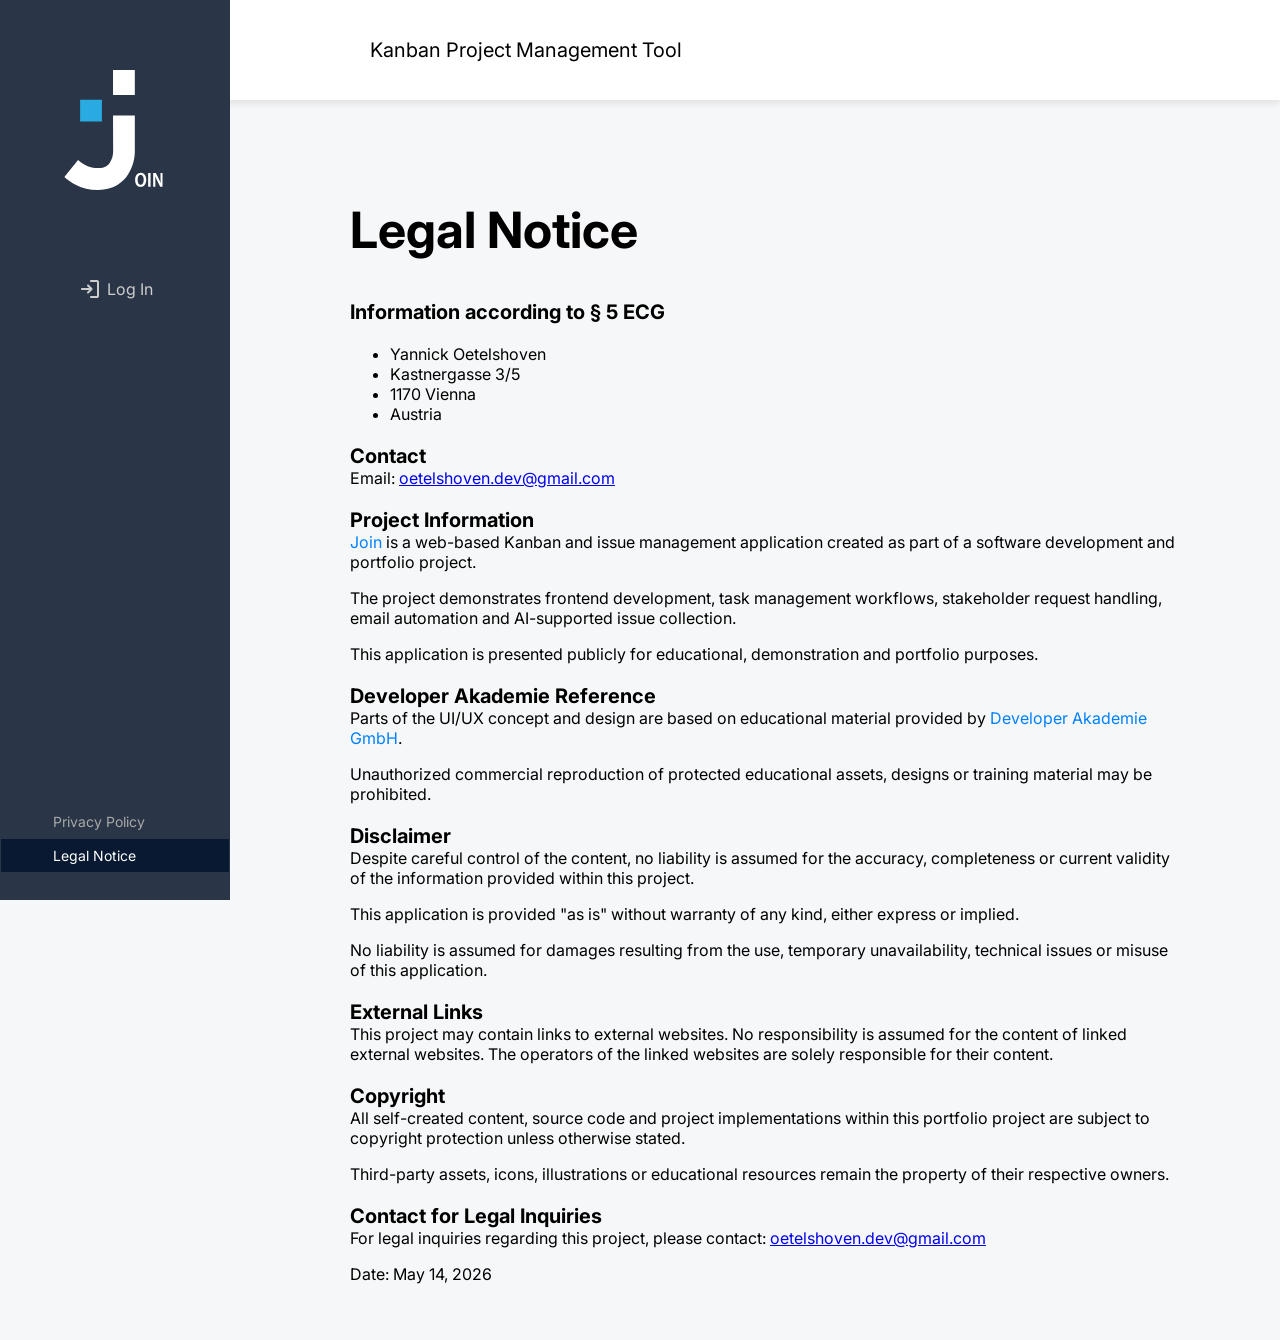
<file: pages/legal-notice-external.html>
<!DOCTYPE html>
<html lang="en">

<head>
    <meta charset="UTF-8">
    <meta name="viewport" content="width=device-width, initial-scale=1.0">
    <title>Legal Notice</title>

    <link rel="stylesheet" href="../css/components.css">
    <link rel="stylesheet" href="../css/fonts.css">
    <link rel="stylesheet" href="../css/pages/legal.css">
    <link rel="stylesheet" href="../css/global.css">
    <link rel="stylesheet" href="../css/layout.css">
    <link rel="stylesheet" href="../css/responsive.css">
    <link rel="shortcut icon" href="../assets/icon/Capa 1.svg" type="image/x-icon">
    <script src="../scripts/pages/header.js" defer></script>

</head>

<body class="external-view" onload="applyHeaderProfileInitials()" onclick="closeMenu()">
    <header>
        <div class="responsive-header-line">
            <p class="header-line">Kanban Project Management Tool</p>
            <div class="button-icon"></div>
        </div>
        <div class="header-right block">
            <a href="./help.html">
                <img class="header-help-icon" src="../assets/icon/help.svg" alt="Help-Icon" />
            </a>
            <div class="dropdown">
                <button id="myBtn" class="header-user-circle dropbtn"
                    onclick="openMenu(); event.stopPropagation()"></button>
                <div id="myDropdown" class="dropdown-content d_none">
                    <a href="./help.html" class="show-responsive text-align-center">Help</a>
                    <a href="./legal-notice.html" class="text-align-center">Legal Notice</a>
                    <a href="./privacy-policy.html" class="text-align-center">Privacy Policy</a>
                    <a href="../index.html" onclick="return logOutUser(event)" class="text-align-center">Log out</a>
                </div>
            </div>
        </div>
        </div>
        </div>
    </header>

    <aside>
        <div>
            <img class="logo-icon" src="../assets/icon/Join logo vector.svg" alt="Logo" />
        </div>

        <section class="sidebar-top">
            <table class="sidebar-top">
                <tr class="menu">
                    <td>
                        <a href="../index.html" class="is-active">
                            <img src="../assets/icon/login.svg" class="summary-icon icon" alt="Summary-Icon" />
                            <span>Log In</span>
                        </a>
                    </td>
                </tr>

            </table>
        </section>

        <section class="sidebar-bottom">
            <table>
                <tr class="menu-bottom padding-bottom">
                    <td><a href="./privacy-policy-external.html"><span>Privacy Policy</span></a></td>
                </tr>
                <tr class="menu-bottom">
                    <td><a href="./legal-notice-external.html" class="is-active"><span>Legal Notice</span></a></td>
                </tr>
            </table>
        </section>
    </aside>

    <main class="legal-main">
        <div class="content-limit">
            <div>
                <h1>Legal Notice</h1>
                <br>

                <h3 class="font-size20">Information according to § 5 ECG</h3>

                <ul class="contact">
                    <li>Yannick Oetelshoven</li>
                    <li>Kastnergasse 3/5</li>
                    <li>1170 Vienna</li>
                    <li>Austria</li>
                </ul>

                <h3 class="h-class">Contact</h3>

                <p class="p-class">
                    Email:
                    <a href="mailto:oetelshoven.dev@gmail.com">
                        oetelshoven.dev@gmail.com
                    </a>
                </p>

                <h3 class="h-class">Project Information</h3>

                <p class="p-class">
                    <span class="join">Join</span> is a web-based Kanban and issue management application created as
                    part of a software development and portfolio project.
                </p>

                <p class="p-class">
                    The project demonstrates frontend development, task management workflows, stakeholder request
                    handling, email automation and AI-supported issue collection.
                </p>

                <p class="p-class">
                    This application is presented publicly for educational, demonstration and portfolio purposes.
                </p>

                <h3 class="h-class">Developer Akademie Reference</h3>

                <p class="p-class">
                    Parts of the UI/UX concept and design are based on educational material provided by
                    <span class="join">Developer Akademie GmbH</span>.
                </p>

                <p class="p-class">
                    Unauthorized commercial reproduction of protected educational assets, designs or training material
                    may be prohibited.
                </p>

                <h3 class="h-class">Disclaimer</h3>

                <p class="p-class">
                    Despite careful control of the content, no liability is assumed for the accuracy, completeness or
                    current validity of the information provided within this project.
                </p>

                <p class="p-class">
                    This application is provided "as is" without warranty of any kind, either express or implied.
                </p>

                <p class="p-class">
                    No liability is assumed for damages resulting from the use, temporary unavailability, technical
                    issues or misuse of this application.
                </p>

                <h3 class="h-class">External Links</h3>

                <p class="p-class">
                    This project may contain links to external websites. No responsibility is assumed for the content of
                    linked external websites. The operators of the linked websites are solely responsible for their
                    content.
                </p>

                <h3 class="h-class">Copyright</h3>

                <p class="p-class">
                    All self-created content, source code and project implementations within this portfolio project are
                    subject to copyright protection unless otherwise stated.
                </p>

                <p class="p-class">
                    Third-party assets, icons, illustrations or educational resources remain the property of their
                    respective owners.
                </p>

                <h3 class="h-class">Contact for Legal Inquiries</h3>

                <p class="p-class">
                    For legal inquiries regarding this project, please contact:
                    <a href="mailto:oetelshoven.dev@gmail.com">
                        oetelshoven.dev@gmail.com
                    </a>
                </p>

                <p>Date: May 14, 2026</p>
            </div>
        </div>
    </main>

    <footer>
        <section class="responsive-footer">
            <a href="../index.html">
                <img src="../assets/icon/login.svg" class="responsive-task-icon" alt="Log in" />
                <span class="responsive-menu">Log In</span>
            </a>
            <a href="./privacy-policy-external.html">
                <span class="responsive-menu">Privacy Policy</span>
            </a>
            <a href="./legal-notice-external.html" class="is-active">
                <span class="responsive-menu">Legal Notice</span>
            </a>
        </section>
    </footer>

</body>

</html>
</file>
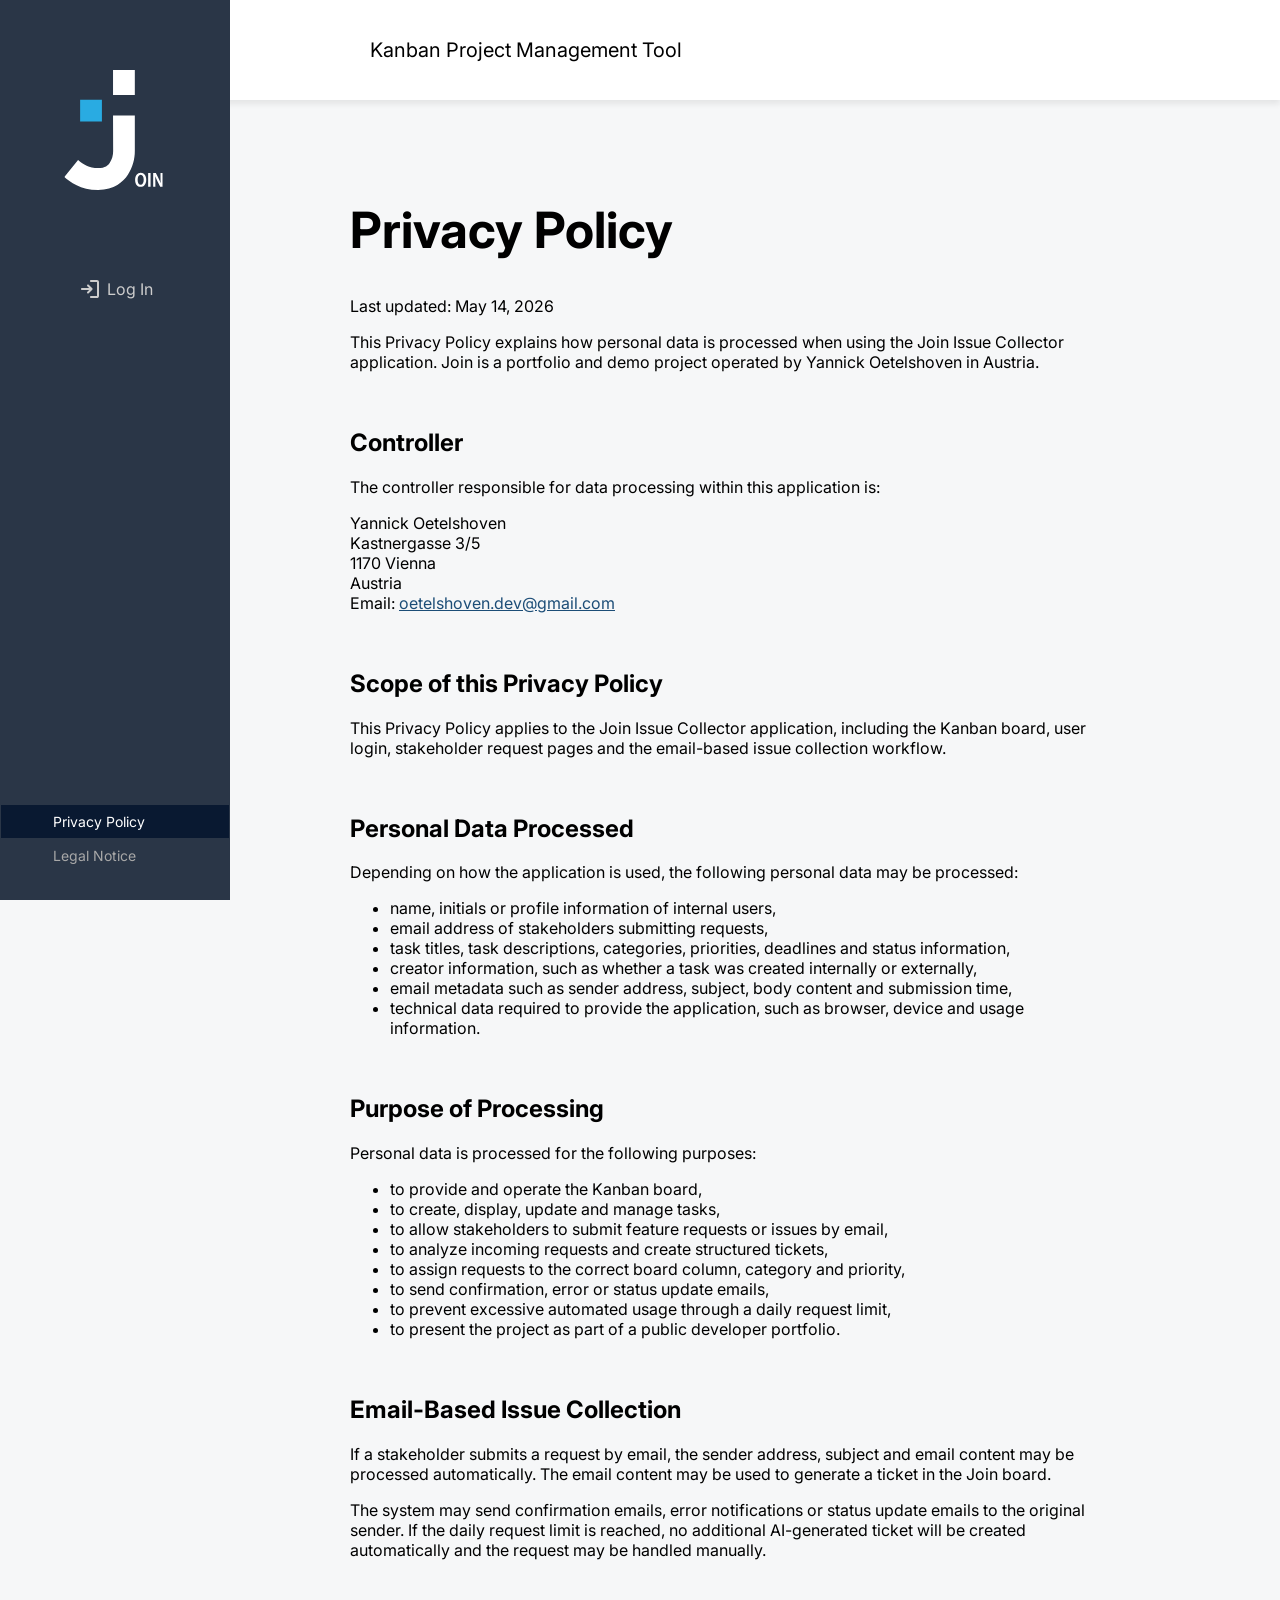
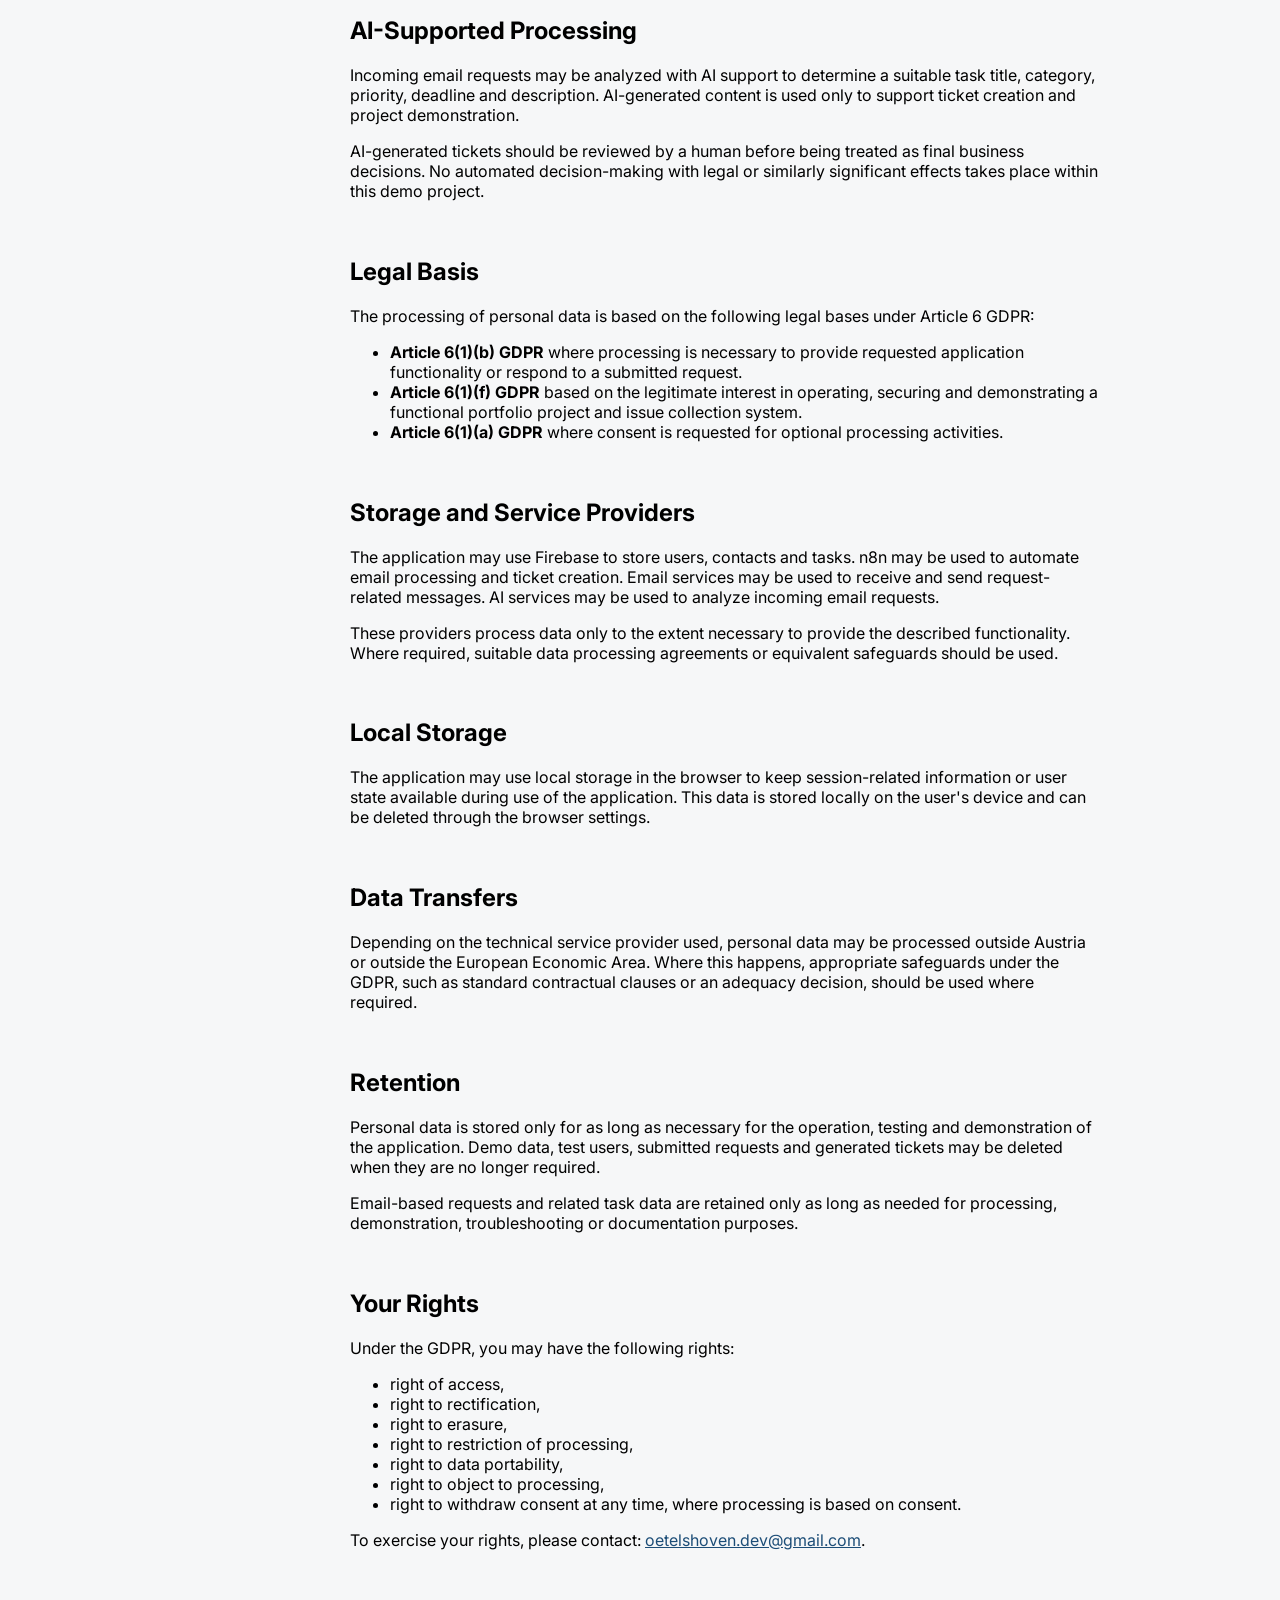
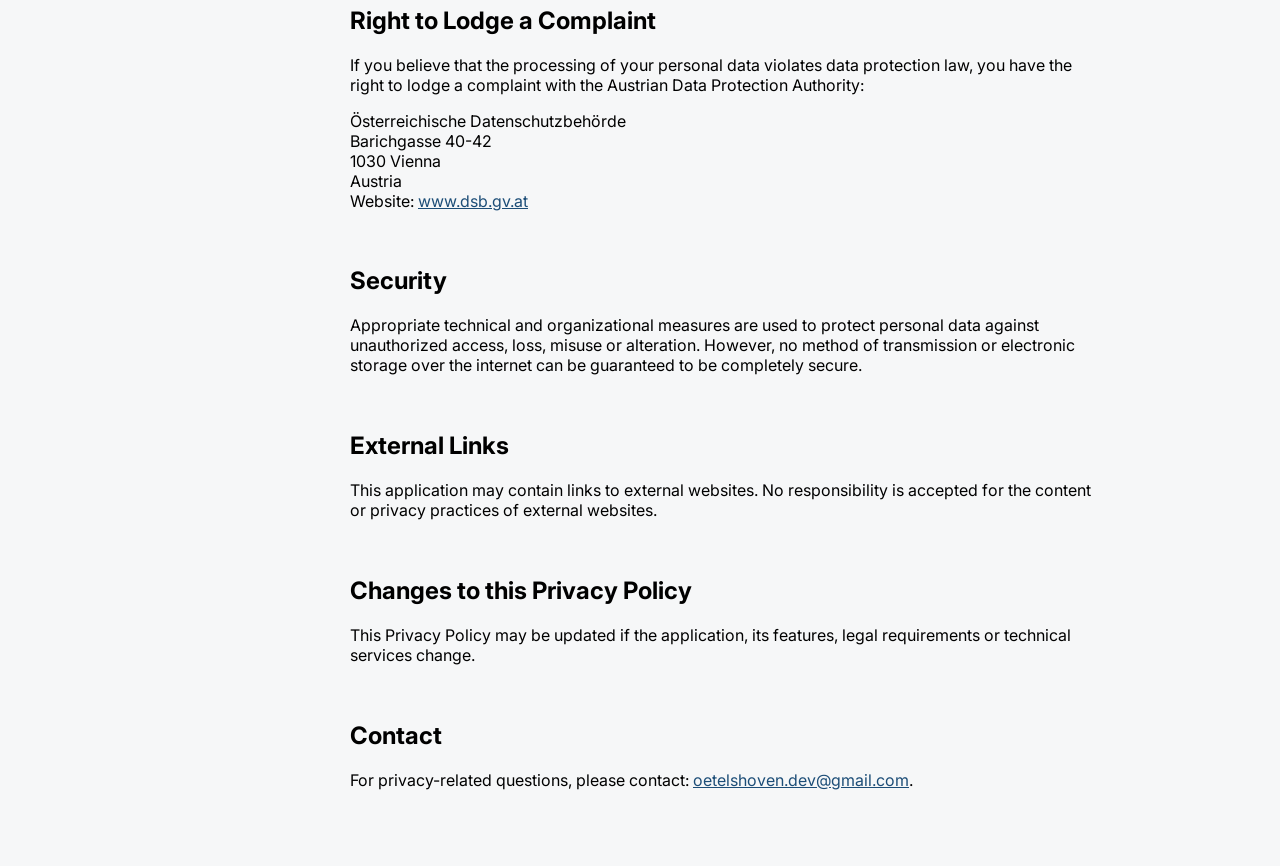
<file: pages/privacy-policy-external.html>
<!DOCTYPE html>
<html lang="en">

<head>
    <meta charset="UTF-8">
    <meta name="viewport" content="width=device-width, initial-scale=1.0">
    <title>Privacy-Policy</title>
    <link rel="shortcut icon" href="../assets/icon/Capa 1.svg" type="image/x-icon">

    <link rel="stylesheet" href="../css/components.css">
    <link rel="stylesheet" href="../css/fonts.css">
    <link rel="stylesheet" href="../css/global.css">
    <link rel="stylesheet" href="../css/layout.css">
    <link rel="stylesheet" href="../css/responsive.css">
    <link rel="stylesheet" href="../css/pages/legal.css">
    <link rel="shortcut icon" href="../assets/icon/Capa 1.svg" type="image/x-icon">
    <script src="../scripts/pages/signup.js" defer></script>
    <script src="../scripts/pages/header.js" defer></script>

</head>

<body class="external-view" onload="applyHeaderProfileInitials()" onclick="closeMenu()">
    <header>
        <div class="responsive-header-line">
            <p class="header-line">Kanban Project Management Tool</p>
            <div class="button-icon"></div>
        </div>
        <div class="header-right block">
            <a href="./help.html">
                <img class="header-help-icon" src="../assets/icon/help.svg" alt="Help-Icon" />
            </a>
            <div class="dropdown">
                <button id="myBtn" class="header-user-circle dropbtn"
                    onclick="openMenu(); event.stopPropagation()"></button>
                <div id="myDropdown" class="dropdown-content d_none">
                    <a href="./help.html" class="show-responsive text-align-center">Help</a>
                    <a href="./legal-notice.html" class="text-align-center">Legal Notice</a>
                    <a href="./privacy-policy.html" class="text-align-center">Privacy Policy</a>
                    <a href="../index.html" onclick="return logOutUser(event)" class="text-align-center">Log out</a>
                </div>
            </div>
        </div>
        </div>
        </div>
    </header>

    <aside>
        <div>
            <img class="logo-icon" src="../assets/icon/Join logo vector.svg" alt="Logo" />
        </div>

        <section class="sidebar-top">
            <table class="sidebar-top">
                <tr class="menu">
                    <td>
                        <a href="../index.html" class="is-active">
                            <img src="../assets/icon/login.svg" class="summary-icon icon" alt="Summary-Icon" />
                            <span>Log In</span>
                        </a>
                    </td>
                </tr>
            </table>
        </section>

        <section class="sidebar-bottom">
            <table>
                <tr class="menu-bottom padding-bottom">
                    <td><a href="./privacy-policy-external.html" class="is-active"><span>Privacy Policy</span></a></td>
                </tr>
                <tr class="menu-bottom">
                    <td><a href="./legal-notice-external.html"><span>Legal Notice</span></a></td>
                </tr>
            </table>
        </section>
    </aside>


    <main class="main-privacy">
        <div class="content-limit">
            <div class="privacy-wrapper">
                <div class="privacy-headline">
                    <h1>Privacy Policy</h1>
                </div>
                <br>

                <p>Last updated: May 14, 2026</p>

                <p>
                    This Privacy Policy explains how personal data is processed when using the Join Issue Collector
                    application. Join is a portfolio and demo project operated by Yannick Oetelshoven in Austria.
                </p>

                <br>
                <h2>Controller</h2>
                <p>The controller responsible for data processing within this application is:</p>
                <p>
                    Yannick Oetelshoven<br>
                    Kastnergasse 3/5<br>
                    1170 Vienna<br>
                    Austria<br>
                    Email: <a class="link"
                        href="mailto:oetelshoven.dev@gmail.com">oetelshoven.dev@gmail.com</a>
                </p>

                <br>
                <h2>Scope of this Privacy Policy</h2>
                <p>
                    This Privacy Policy applies to the Join Issue Collector application, including the Kanban board,
                    user login, stakeholder request pages and the email-based issue collection workflow.
                </p>

                <br>
                <h2>Personal Data Processed</h2>
                <p>Depending on how the application is used, the following personal data may be processed:</p>
                <ul>
                    <li>name, initials or profile information of internal users,</li>
                    <li>email address of stakeholders submitting requests,</li>
                    <li>task titles, task descriptions, categories, priorities, deadlines and status information,</li>
                    <li>creator information, such as whether a task was created internally or externally,</li>
                    <li>email metadata such as sender address, subject, body content and submission time,</li>
                    <li>technical data required to provide the application, such as browser, device and usage
                        information.</li>
                </ul>

                <br>
                <h2>Purpose of Processing</h2>
                <p>Personal data is processed for the following purposes:</p>
                <ul>
                    <li>to provide and operate the Kanban board,</li>
                    <li>to create, display, update and manage tasks,</li>
                    <li>to allow stakeholders to submit feature requests or issues by email,</li>
                    <li>to analyze incoming requests and create structured tickets,</li>
                    <li>to assign requests to the correct board column, category and priority,</li>
                    <li>to send confirmation, error or status update emails,</li>
                    <li>to prevent excessive automated usage through a daily request limit,</li>
                    <li>to present the project as part of a public developer portfolio.</li>
                </ul>

                <br>
                <h2>Email-Based Issue Collection</h2>
                <p>
                    If a stakeholder submits a request by email, the sender address, subject and email content may be
                    processed automatically. The email content may be used to generate a ticket in the Join board.
                </p>
                <p>
                    The system may send confirmation emails, error notifications or status update emails to the original
                    sender. If the daily request limit is reached, no additional AI-generated ticket will be created
                    automatically and the request may be handled manually.
                </p>

                <br>
                <h2>AI-Supported Processing</h2>
                <p>
                    Incoming email requests may be analyzed with AI support to determine a suitable task title, category,
                    priority, deadline and description. AI-generated content is used only to support ticket creation and
                    project demonstration.
                </p>
                <p>
                    AI-generated tickets should be reviewed by a human before being treated as final business decisions.
                    No automated decision-making with legal or similarly significant effects takes place within this
                    demo project.
                </p>

                <br>
                <h2>Legal Basis</h2>
                <p>The processing of personal data is based on the following legal bases under Article 6 GDPR:</p>
                <ul>
                    <li>
                        <strong>Article 6(1)(b) GDPR</strong> where processing is necessary to provide requested
                        application functionality or respond to a submitted request.
                    </li>
                    <li>
                        <strong>Article 6(1)(f) GDPR</strong> based on the legitimate interest in operating, securing
                        and demonstrating a functional portfolio project and issue collection system.
                    </li>
                    <li>
                        <strong>Article 6(1)(a) GDPR</strong> where consent is requested for optional processing
                        activities.
                    </li>
                </ul>

                <br>
                <h2>Storage and Service Providers</h2>
                <p>
                    The application may use Firebase to store users, contacts and tasks. n8n may be used to automate
                    email processing and ticket creation. Email services may be used to receive and send request-related
                    messages. AI services may be used to analyze incoming email requests.
                </p>
                <p>
                    These providers process data only to the extent necessary to provide the described functionality.
                    Where required, suitable data processing agreements or equivalent safeguards should be used.
                </p>

                <br>
                <h2>Local Storage</h2>
                <p>
                    The application may use local storage in the browser to keep session-related information or user
                    state available during use of the application. This data is stored locally on the user's device and
                    can be deleted through the browser settings.
                </p>

                <br>
                <h2>Data Transfers</h2>
                <p>
                    Depending on the technical service provider used, personal data may be processed outside Austria or
                    outside the European Economic Area. Where this happens, appropriate safeguards under the GDPR, such
                    as standard contractual clauses or an adequacy decision, should be used where required.
                </p>

                <br>
                <h2>Retention</h2>
                <p>
                    Personal data is stored only for as long as necessary for the operation, testing and demonstration
                    of the application. Demo data, test users, submitted requests and generated tickets may be deleted
                    when they are no longer required.
                </p>
                <p>
                    Email-based requests and related task data are retained only as long as needed for processing,
                    demonstration, troubleshooting or documentation purposes.
                </p>

                <br>
                <h2>Your Rights</h2>
                <p>Under the GDPR, you may have the following rights:</p>
                <ul>
                    <li>right of access,</li>
                    <li>right to rectification,</li>
                    <li>right to erasure,</li>
                    <li>right to restriction of processing,</li>
                    <li>right to data portability,</li>
                    <li>right to object to processing,</li>
                    <li>right to withdraw consent at any time, where processing is based on consent.</li>
                </ul>
                <p>
                    To exercise your rights, please contact:
                    <a class="link" href="mailto:oetelshoven.dev@gmail.com">oetelshoven.dev@gmail.com</a>.
                </p>

                <br>
                <h2>Right to Lodge a Complaint</h2>
                <p>
                    If you believe that the processing of your personal data violates data protection law, you have the
                    right to lodge a complaint with the Austrian Data Protection Authority:
                </p>
                <p>
                    Österreichische Datenschutzbehörde<br>
                    Barichgasse 40-42<br>
                    1030 Vienna<br>
                    Austria<br>
                    Website: <a class="link" href="https://www.dsb.gv.at/" target="_blank"
                        rel="noopener">www.dsb.gv.at</a>
                </p>

                <br>
                <h2>Security</h2>
                <p>
                    Appropriate technical and organizational measures are used to protect personal data against
                    unauthorized access, loss, misuse or alteration. However, no method of transmission or electronic
                    storage over the internet can be guaranteed to be completely secure.
                </p>

                <br>
                <h2>External Links</h2>
                <p>
                    This application may contain links to external websites. No responsibility is accepted for the
                    content or privacy practices of external websites.
                </p>

                <br>
                <h2>Changes to this Privacy Policy</h2>
                <p>
                    This Privacy Policy may be updated if the application, its features, legal requirements or technical
                    services change.
                </p>

                <br>
                <h2>Contact</h2>
                <p>
                    For privacy-related questions, please contact:
                    <a class="link" href="mailto:oetelshoven.dev@gmail.com">oetelshoven.dev@gmail.com</a>.
                </p>
                <br>
            </div>
        </div>
        </div>
    </main>

    <footer>
        <section class="responsive-footer">
            <a href="../index.html">
                <img src="../assets/icon/login.svg" class="responsive-task-icon" alt="Log in" />
                <span class="responsive-menu">Log In</span>
            </a>
            <a href="./privacy-policy-external.html" class="is-active">
                <span class="responsive-menu">Privacy Policy</span>
            </a>
            <a href="./legal-notice-external.html">
                <span class="responsive-menu">Legal Notice</span>
            </a>
        </section>
    </footer>

</body>

</html>
</file>
<file: css/components.css>
.link-button {
	background: transparent;
	border: none;
	color: #2a3647;
	cursor: pointer;
	padding: 8px 10px;
	border-radius: 8px;
	transition: background 100ms ease, transform 100ms ease;
}

.link-button:hover {
	background: #f6f7f8;
	transform: translateY(-1px);
}

.button-primary,
.button-ghost {
	height: 44px;
	border-radius: 10px;
	padding: 0 16px;
	cursor: pointer;
	transition: transform 100ms ease, filter 100ms ease, background 100ms ease;
	font-size: 16px;
}

.button-primary {
	background: #2a3647;
	color: #ffffff;
	border: none;
}

.button-primary:hover {
	transform: translateY(-1px);
	filter: brightness(1.06);
}

.button-ghost {
	background: #ffffff;
	border: 1px solid #d1d1d1;
	color: #2a3647;
}

.button-ghost:hover {
	transform: translateY(-1px);
	filter: brightness(1.02);
}
</file>
<file: css/fonts.css>
@font-face {
  font-family: "Inter";
  src: url("../assets/fonts/Inter-VariableFont_opsz,wght.ttf") format("truetype");
  font-weight: 100 900;
  font-style: normal;
  font-display: swap;
}

@font-face {
  font-family: "Inter";
  src: url("../assets/fonts/Inter-Italic-VariableFont_opsz,wght.ttf") format("truetype");
  font-weight: 100 900;
  font-style: italic;
  font-display: swap;
}

@font-face {
  font-family: "Oper";
  src: url("../assets/fonts/OpenSans-Italic-VariableFont_wdth\,wght.ttf") format("truetype");
  font-weight: 100 900;
  font-style: italic;
  font-display: swap;
}

@font-face {
  font-family: "Oper";
  src: url("../assets/fonts/OpenSans-VariableFont_wdth\,wght.ttf") format("truetype");
  font-weight: 100 900;
  font-style: normal;
  font-display: swap;
}
</file>
<file: css/pages/legal.css>
.main-privacy {
    background-color: #f6f7f8;
    ;
    padding-left: 350px;
    padding-top: 100px;
    min-height: 100vh;
    height: auto;
    overflow: auto;
    box-sizing: border-box;
    padding-bottom: 40px;
    padding-right: 5px;
}

h1 {
    font-weight: 700;
    font-size: 50px;
    margin-block-start: 0;
    margin-block-end: 0;
}

.link {
    color: #1c4d77;
}

.legal-main {
    background-color: #f6f7f8;
    ;
    padding-left: 350px;
    padding-top: 100px;
    min-height: 100vh;
    height: auto;
    overflow: auto;
    box-sizing: border-box;
    padding-bottom: 40px;
    padding-right: 5px;
}

.join {
    color: rgb(0, 128, 255);
}

.h-class {
    margin-block-end: 0;
    font-size: 20px;
}

.p-class {
    margin-block-start: 0;
}

.font-size20 {
    font-size: 20px;
}

.external-view .block {
    display: none !important;
}

.external-view .privacy-wrapper {
    width: 90% !important;
}

.external-view .content-limit {
    width: 90% !important;
}

@media (max-width: 768px) {
    .main-privacy,
    .legal-main {
        padding-left: 0;
        padding-top: 0;
        padding-bottom: 80px;
    }
}
</file>
<file: css/global.css>
html,
body {
    font-family: "Inter", system-ui, -apple-system, "Segoe UI", Roboto, Arial, sans-serif;
}

body {
    margin: 0;
    scroll-behavior: smooth;
}

.hidden {
    display: none !important;
}

.content-limit {
    width: 100%;
    max-width: 1440px;
    margin-left: 0;
    background-color: #f6f7f8;
}

button,
.btn,
.button-primary,
.button-ghost,
.link-button,
[role="button"] {
    cursor: pointer;
}
</file>
<file: css/layout.css>
aside {
	background-color: #2a3647;
	position: fixed;
	width: 230px;
	height: 100vh;
	display: flex;
	flex-direction: column;
	font-weight: 400;
	top: 0;
	left: 0;
	overflow: hidden;
}

header {
	display: flex;
	justify-content: space-between;
	height: 100px;
	background-color: white;
	align-items: center;
	padding-left: 250px;
	box-shadow: 0 4px 6px rgba(0, 0, 0, 0.08);
	position: relative;
}

.sidebar-top {
	display: flex;
	flex-direction: column;
	align-items: center;
	color: #cdcdcd;
	font-size: 16px;
}

.sidebar-bottom {
	display: flex;
	flex-direction: column;
	align-items: stretch;
	margin-top: auto;
	padding-top: 0;
	padding-bottom: 28px;
}

.sidebar-bottom table {
	width: 100%;
	border-collapse: collapse;
}

.sidebar-bottom a {
	display: block;
	width: 100%;
	box-sizing: border-box;
	text-decoration: none;
	color: #a8a8a8;
	font-size: 14px;
	font-family: "Inter", sans-serif;
	padding: 8px 0 8px 52px;
	transition: color 120ms ease, background-color 120ms ease;
}

.sidebar-bottom a:hover {
	color: #29abe2;
	background-color: rgba(255, 255, 255, 0.08);
}

.sidebar-bottom a.is-active {
	background-color: #091931;
	color: #ffffff;
}

.sidebar-icon {
	display: flex;
	justify-content: center;
	align-items: center;
}

.logo-icon {
	padding: 70px 64px;
	height: 120px;
	width: 100px;
}

.icon {
	height: 24px;
	width: 24px;
	padding-right: 5px;
}

.menu {
	width: 100%;
}

.menu a:hover {
	background-color: rgba(255, 255, 255, 0.1);
}

.menu td a,
.menu a {
	display: flex;
	align-items: center;
	text-decoration: none;
	color: #cdcdcd;
	padding: 10px 65px;
}

.header-user-circle {
	width: 50px;
	height: 50px;
	border-radius: 50%;
	border-color: black;
	background-color: rgb(255, 255, 255);
	color: #29abe2;
	display: flex;
	justify-content: center;
	align-items: center;
	border: 2px solid black;
	margin: 0;
	font-size: 22px;
	font-weight: 600;
}

.header-right {
	justify-content: center;
	display: flex;
	align-items: center;
	padding-right: 35px;
	gap: 15px;
}

.header-line {
	font-size: 20px;
	padding-left: 120px;
}

.menu-bottom td {
	padding-bottom: 0;
}

.header-help-icon {
	width: 24px;
	height: 24px;
	display: block;
}

.dropbtn:hover {
	cursor: pointer;
}

.dropdown {
	position: relative;
	display: inline-block;
}

.dropdown-content {
	position: absolute;
	min-width: 160px;
	max-height: 300px;
	overflow-y: auto;
	box-shadow: 0px 8px 16px 0px rgba(0, 0, 0, 0.2);
	border-radius: 20px 0px 20px 20px;
	right: 0px;
	top: 75px;
	background-color: #2a3647;
	padding: 8px;
	z-index: 1000;
}

.dropdown-content a {
	color: #CDCDCD;
	padding: 10px 14px;
	text-decoration: none;
	display: block;
	border-radius: 10px;
	transition: background-color 120ms ease, color 120ms ease;
}

.dropdown-content a:hover {
	background-color: #2f4058;
	color: #ffffff;
}

.dropdown-content a p {
	margin: 0;
}

.d_none {
	display: none;
}

.textMenu {
	color: #CDCDCD;
}

.text-align-center {
	text-align: center;
}

.responsive-footer {
	display: none;
}

.height {
	height: 100vh;
}

.show-responsive {
	display: none !important;
}
</file>
<file: css/responsive.css>
@import url('./responsive-desktop.css');
@import url('./responsive-tablet.css');
@import url('./responsive-mobile.css');
</file>
